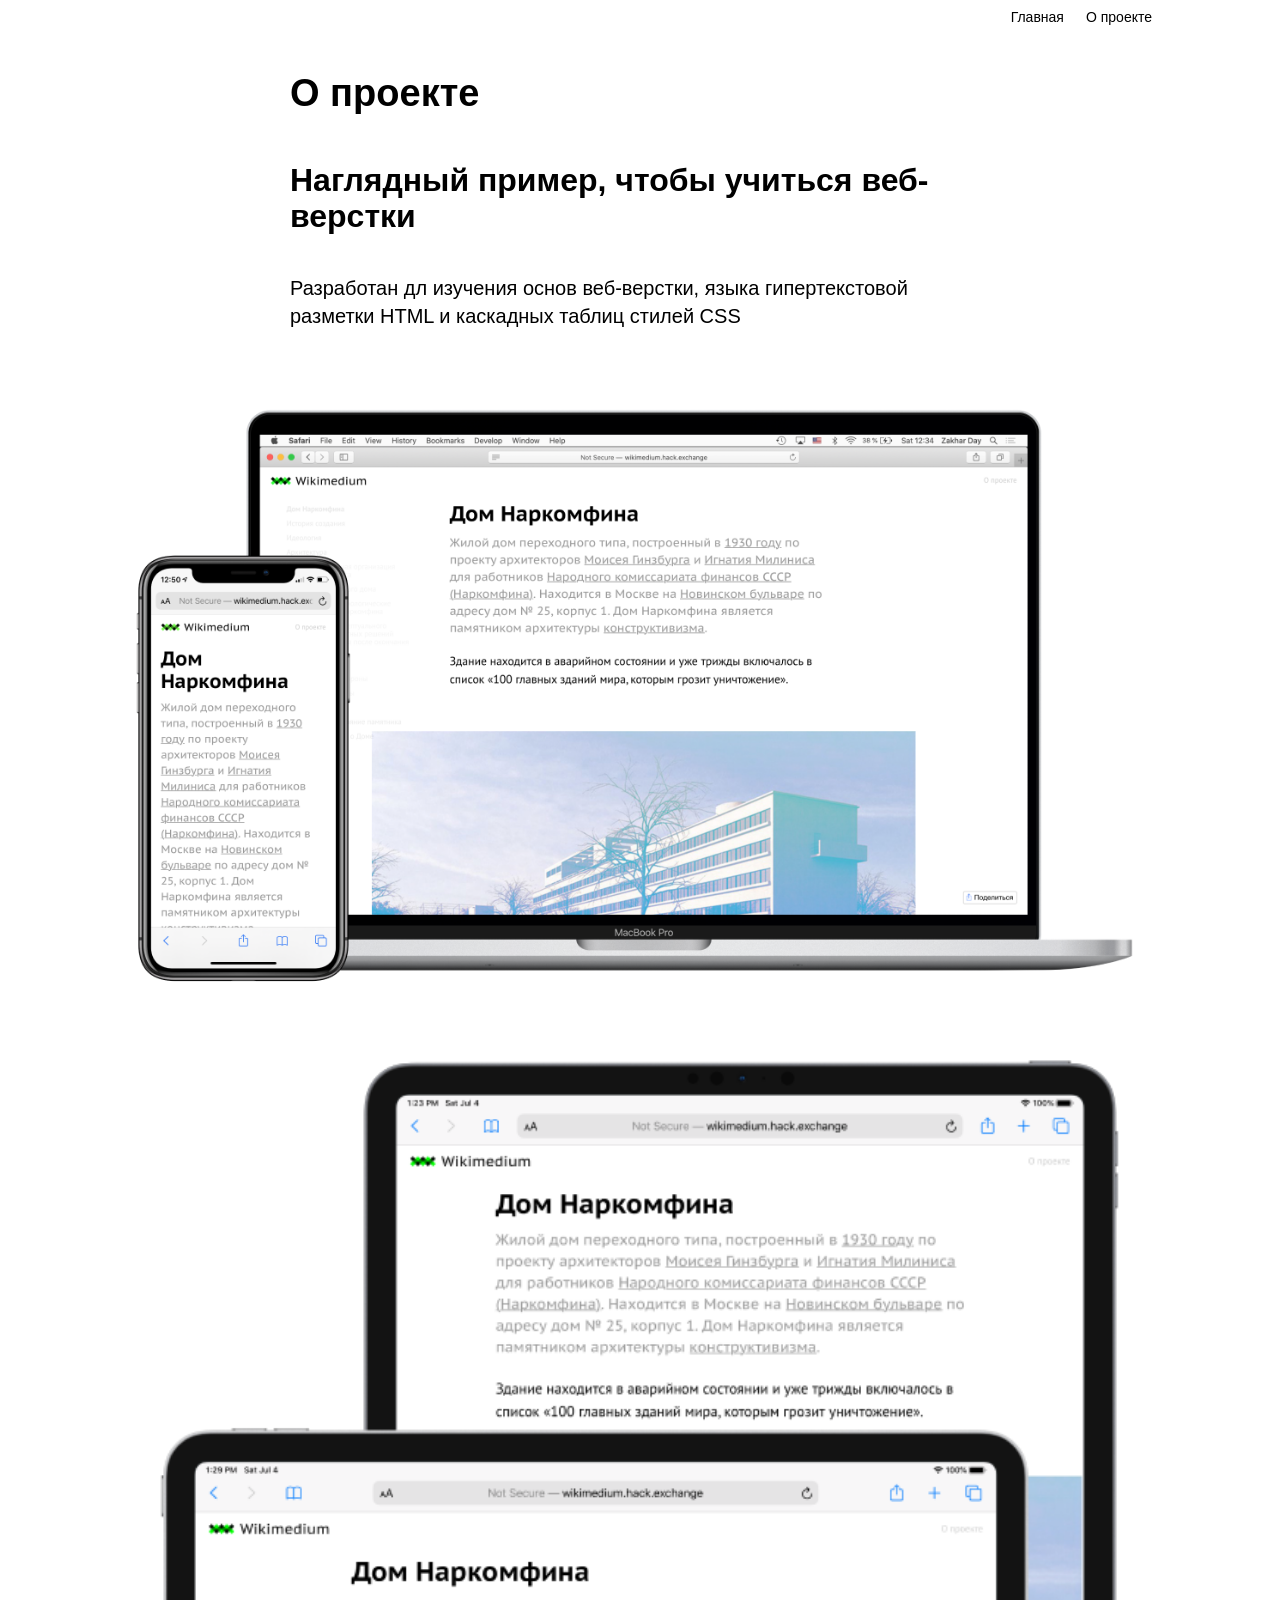
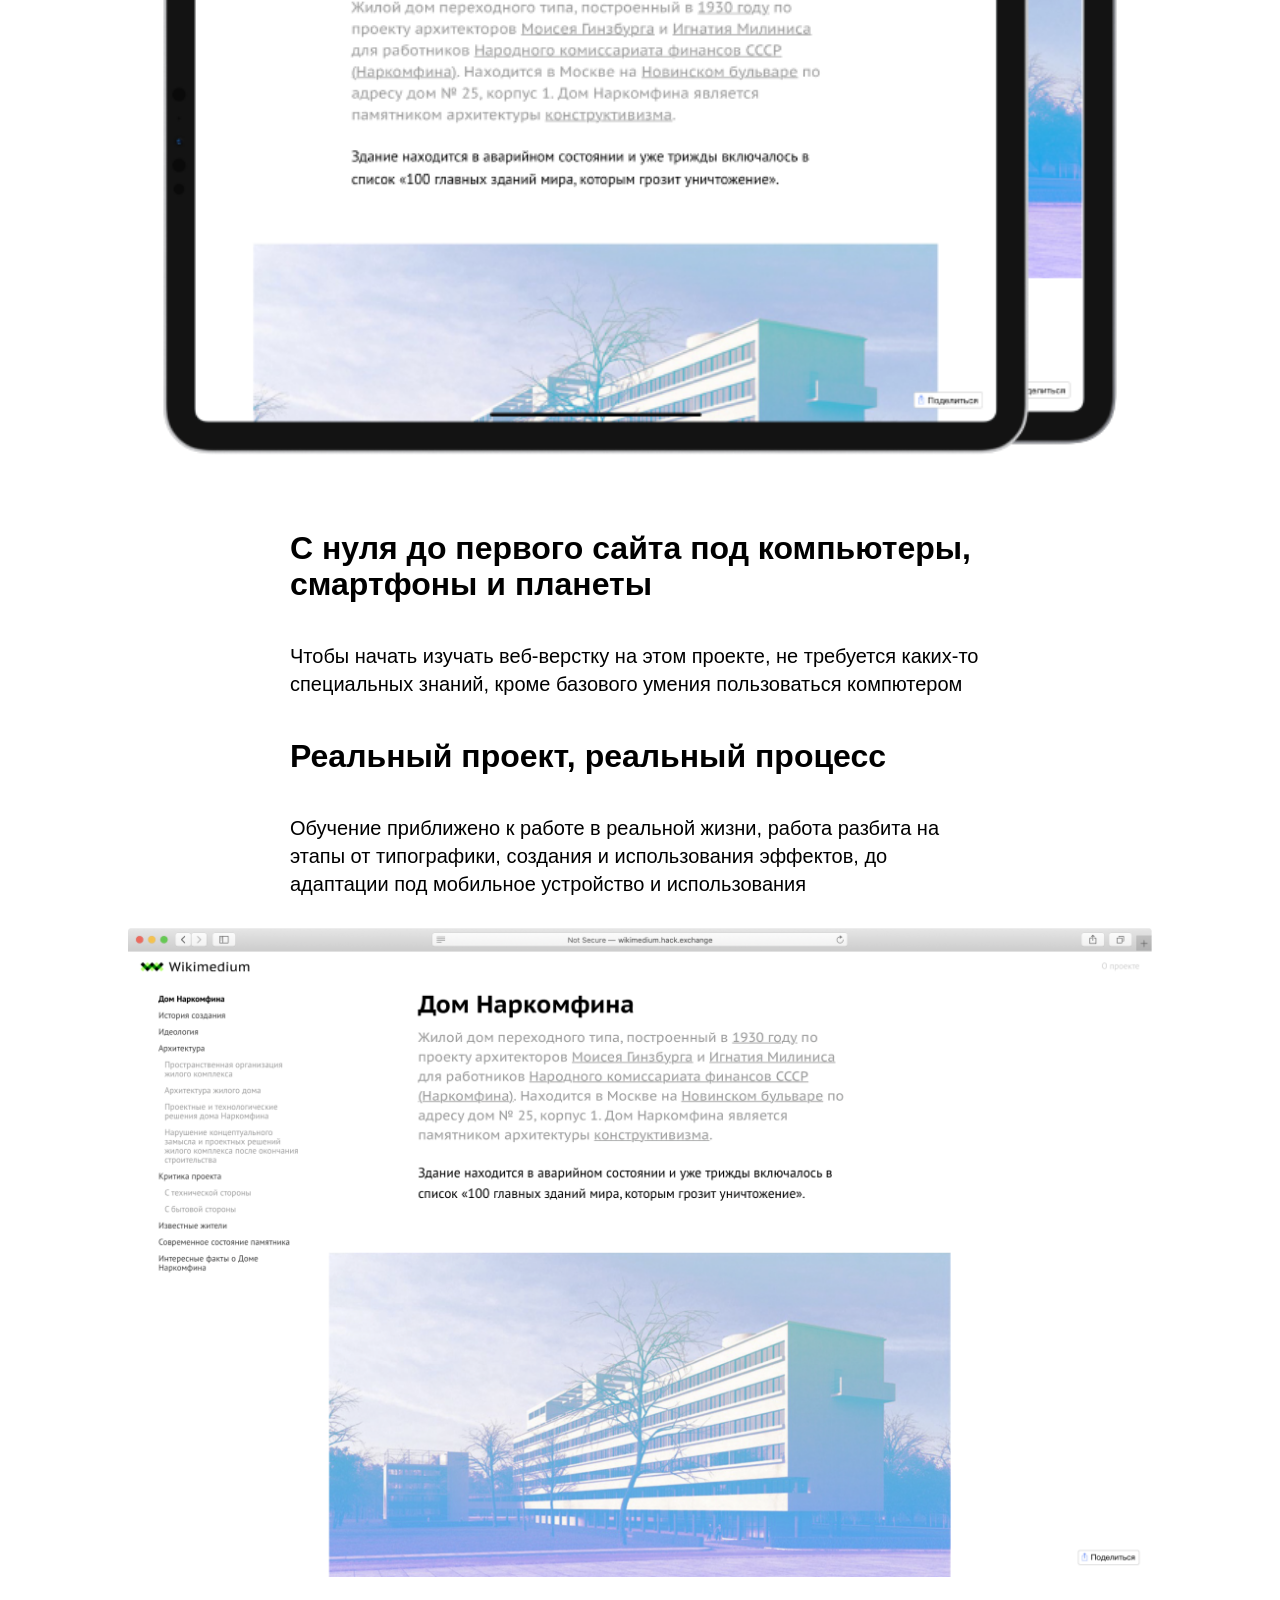
<file: about.html>
<!doctype html>
<html lang="ru">
  <head>
    <meta charset="UTF-8" />
    <meta name="viewport" content="width=device-width, initial-scale=1.0" />
    <title>О проекте</title>
    <link rel="stylesheet" href="stylesheets/style.css" />
  </head>
  <body>
    <nav class="menubar">
      <a href="index.html">Главная</a>
      <a href="about.html">О проекте</a>
    </nav>
    <h1>О проекте</h1>
  </body>

  <main class="about">
    <section>
      <div>
        <h2>Наглядный пример, чтобы учиться веб-верстки</h2>
        <p>
          Разработан дл изучения основ веб-верстки, языка гипертекстовой
          разметки HTML и каскадных таблиц стилей CSS
        </p>
      </div>
      <div>
        <img src="images/about1.png" alt="" srcset="" />
      </div>
    </section>
    <section>
      <div>
        <img src="images/about2.png" alt="" />
      </div>
      <div>
        <h2>С нуля до первого сайта под компьютеры, смартфоны и планеты</h2>
        <p>
          Чтобы начать изучать веб-верстку на этом проекте, не требуется
          каких-то специальных знаний, кроме базового умения пользоваться
          компютером
        </p>
      </div>
    </section>

    <section>
      <div>
        <h2>Реальный проект, реальный процесс</h2>
        <p>
          Обучение приближено к работе в реальной жизни, работа разбита на этапы
          от типографики, создания и использования эффектов, до адаптации под
          мобильное устройство и использования
        </p>
      </div>

<div>
  <img src="images/about3.png" alt="">
</div>

</main>
</body>
</html>
</file>
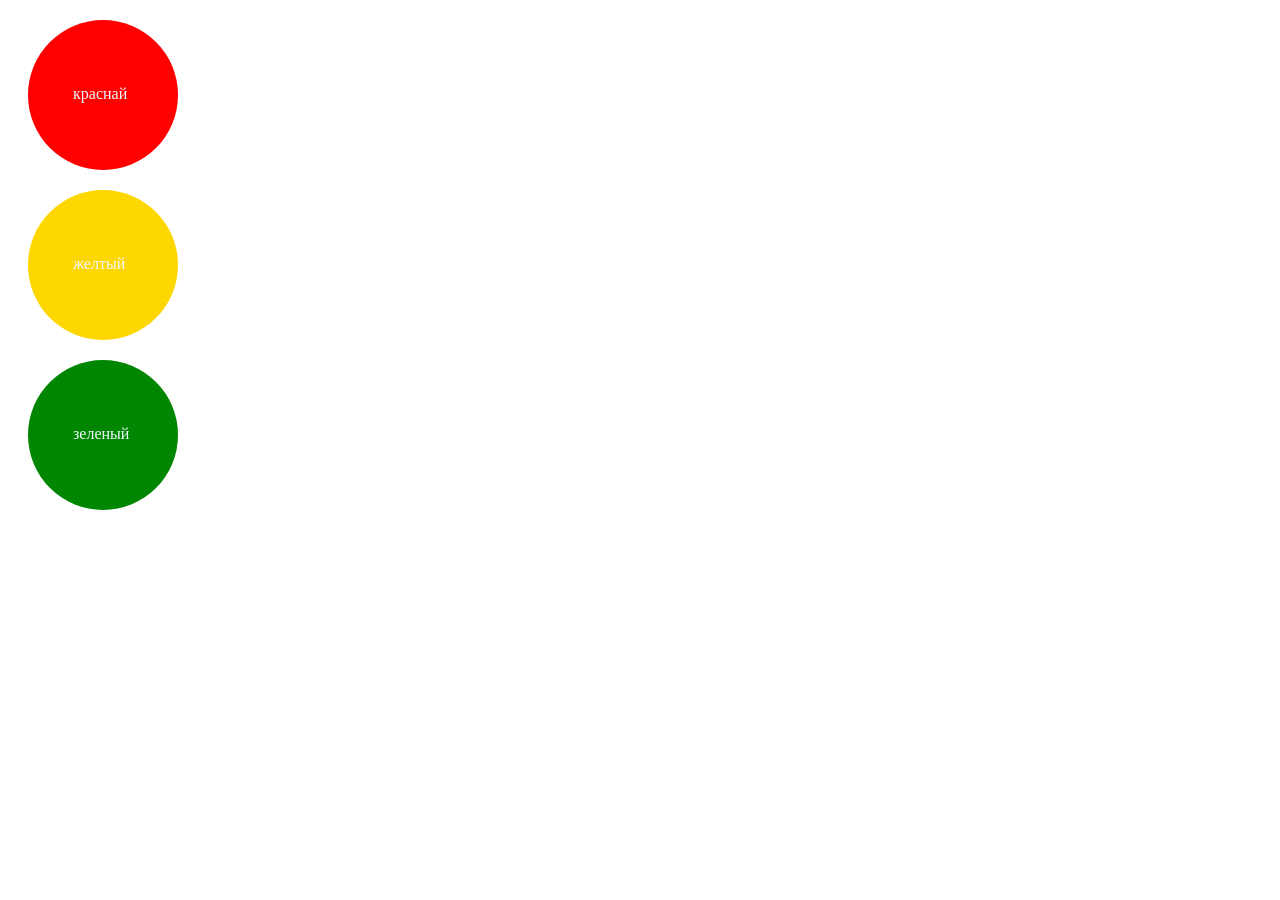
<file: css-base.html>
<!doctype html>
<html lang="en">
  <head>
    <meta charset="UTF-8" />
    <meta name="viewport" content="width=device-width, initial-scale=1.0" />
    <title>Основы CSS</title>
    <style>
      * {
        box-sizing: border-box;
      }
      body {
        color: aliceblue;
      }
      p {
        width: 150px;
        height: 150px;
        background-color: blue;
        margin: 20px;
        padding: 65px 45px;
      }
      .red {
        background-color: red;
      }
      .gold {
        background-color: gold;
      }
      .green {
        background-color: rgb(0, 134, 0);
      }
      p {
        border-radius: 100%;
      }
    </style>
  </head>
  <body>
    <p class="red">краснай</p>
    <p class="gold">желтый</p>
    <p class="green">зеленый</p>
  </body>
</html>
</file>
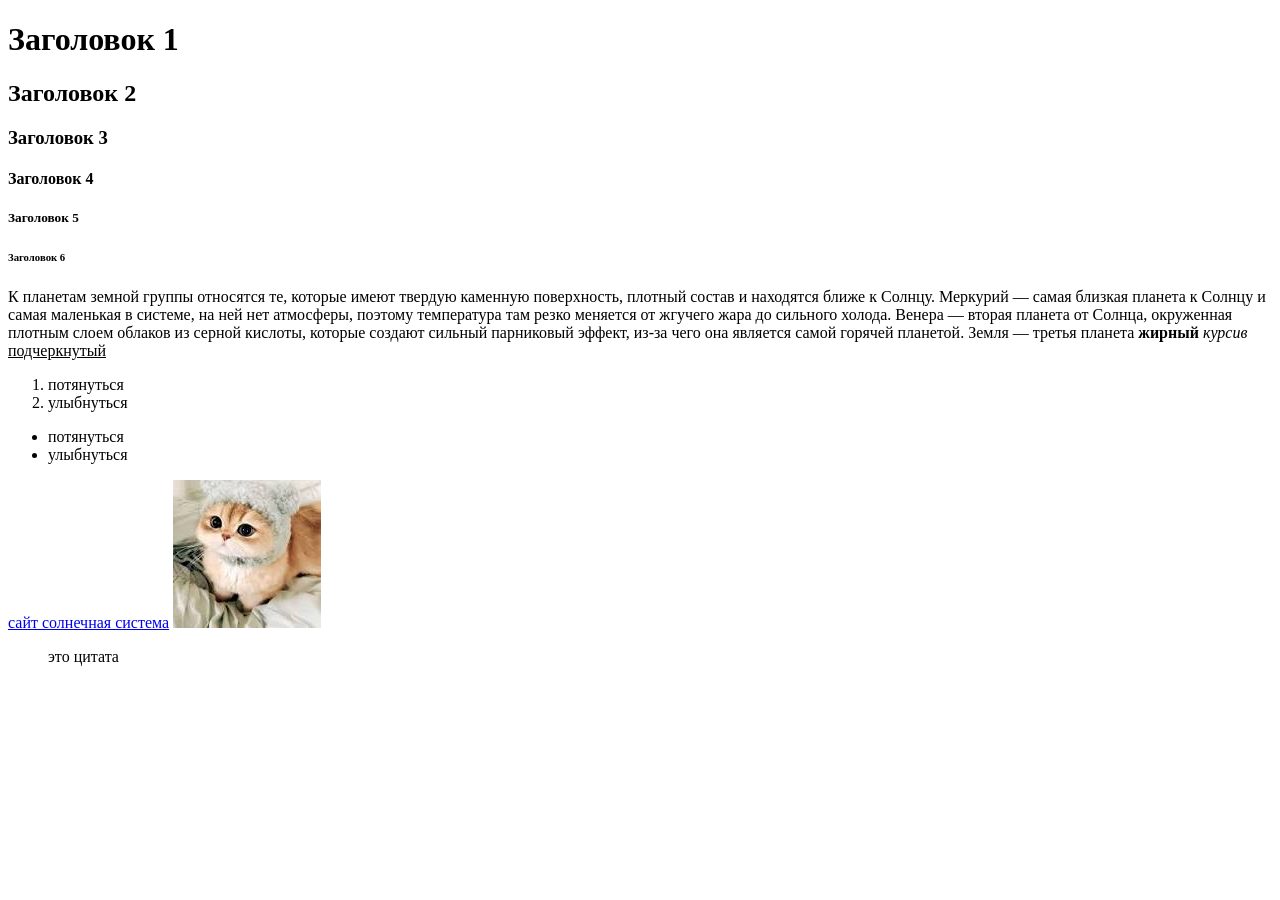
<file: first.html>
<!doctype html>
<html lang="ru">
  <head>
    <meta charset="UTF-8" />
    <meta name="viewport" content="width=device-width, initial-scale=1.0" />
    <title>Первый HTML</title>
  </head>
  <body>
    <h1>Заголовок 1</h1>
    <h2>Заголовок 2</h2>
    <h3>Заголовок 3</h3>
    <h4>Заголовок 4</h4>
    <h5>Заголовок 5</h5>
    <h6>Заголовок 6</h6>
    <p>
      К планетам земной группы относятся те, которые имеют твердую каменную
      поверхность, плотный состав и находятся ближе к Солнцу. Меркурий — самая
      близкая планета к Солнцу и самая маленькая в системе, на ней нет
      атмосферы, поэтому температура там резко меняется от жгучего жара до
      сильного холода. Венера — вторая планета от Солнца, окруженная плотным
      слоем облаков из серной кислоты, которые создают сильный парниковый
      эффект, из-за чего она является самой горячей планетой. Земля — третья
      планета
      <b>жирный</b> <i>курсив</i> <u>подчеркнутый</u>
    </p>
    <ol>
      <li>потянуться</li>
      <li>улыбнуться</li>
    </ol>
    <ul>
      <li>потянуться</li>
      <li>улыбнуться</li>
    </ul>
    <a
      href="https://externat.foxford.ru/polezno-znat/wiki-astronomiya-solnechnaya-sistema"
      >сайт солнечная система</a
    >

    <img
      src="[data-uri]"
      alt="солнечная система"
    />

    <blockquote>это цитата</blockquote>
  </body>
</html>
</file>
<file: stylesheets/style.css>
@import "reset.css";
@import "layout.css";
</file>
